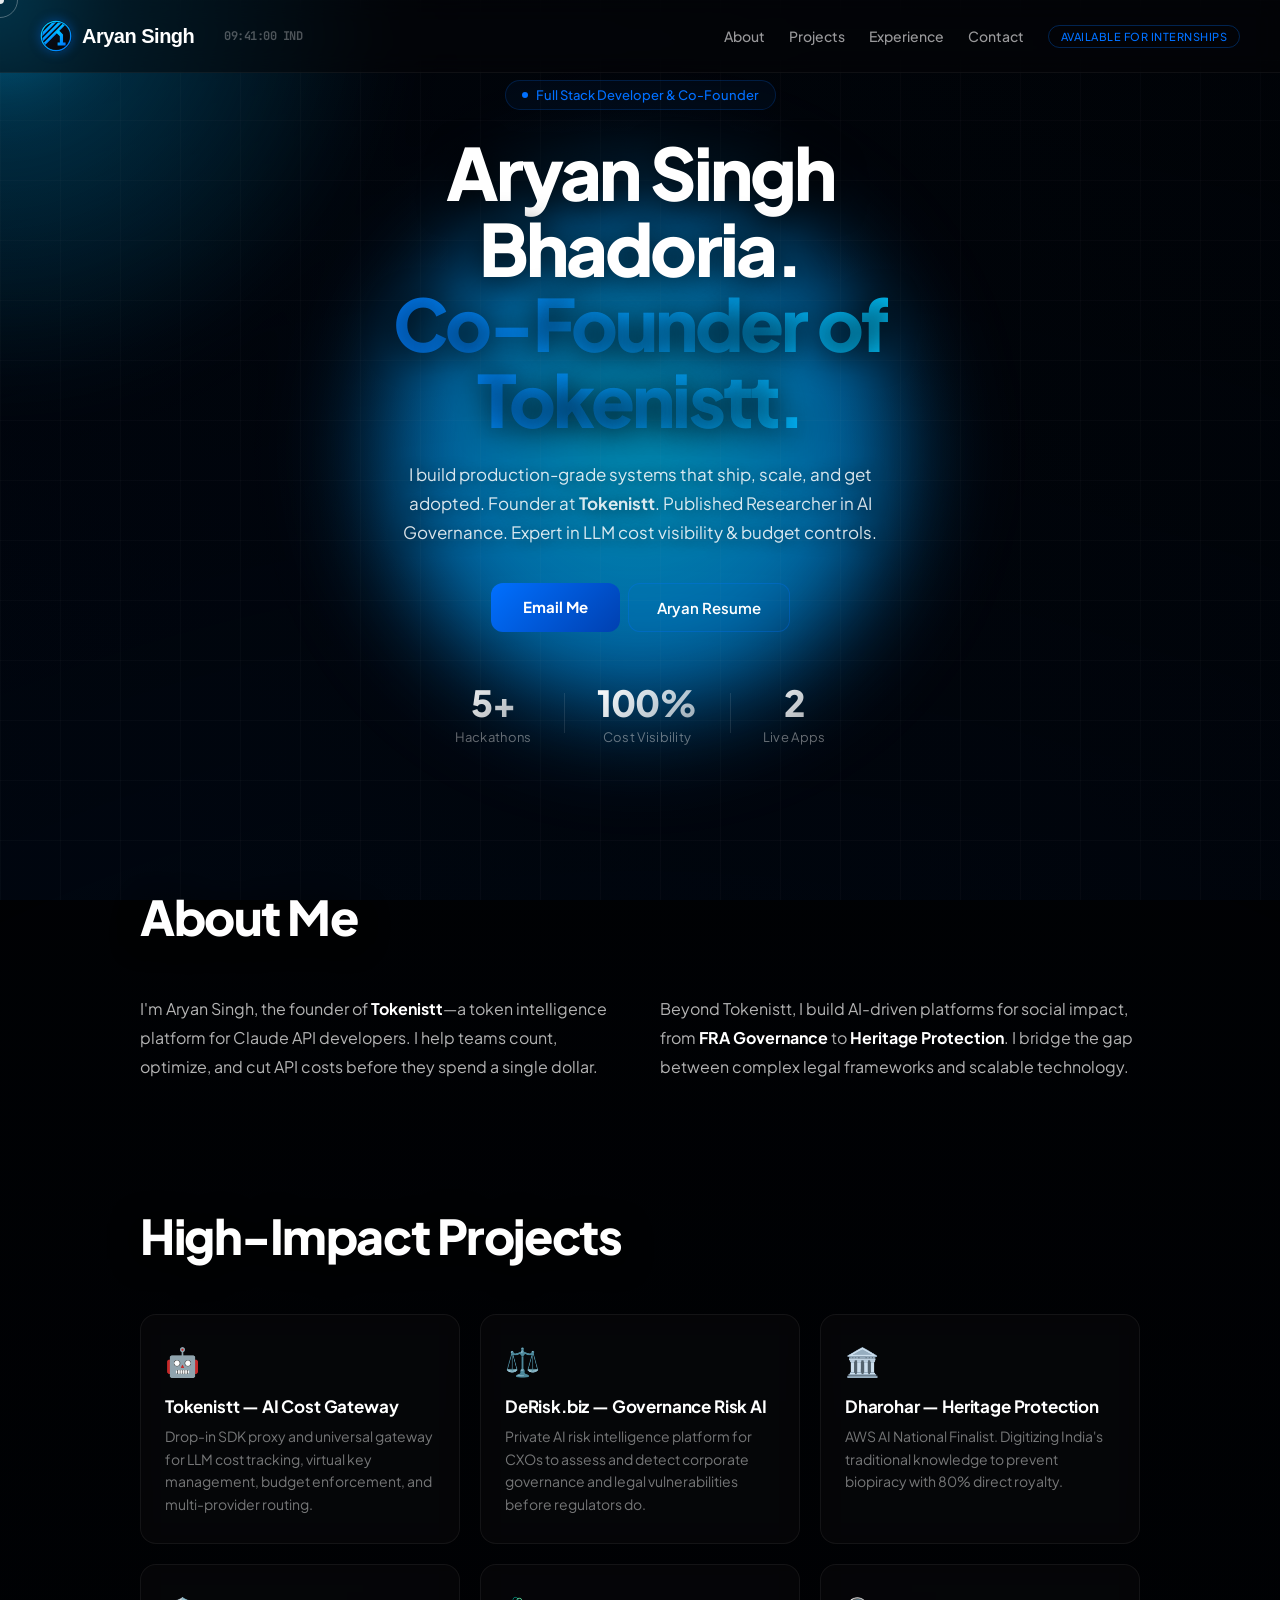
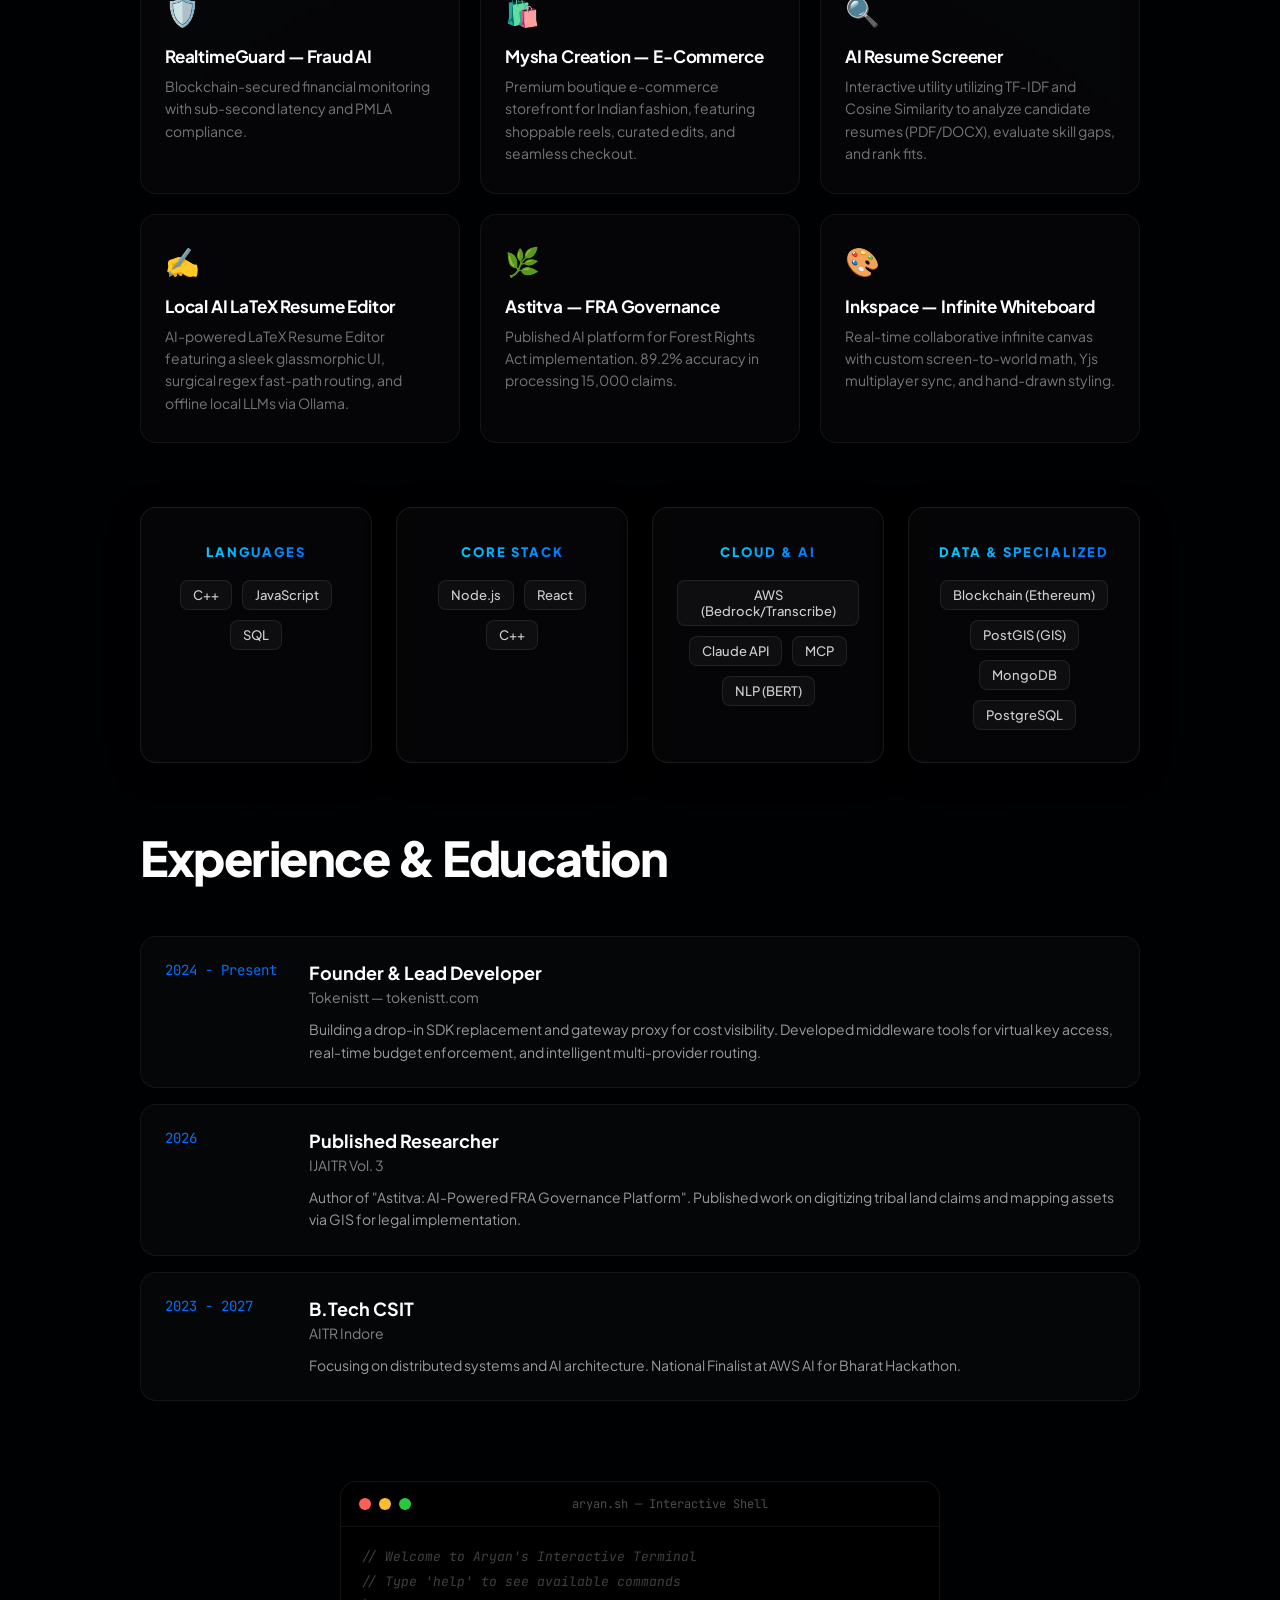
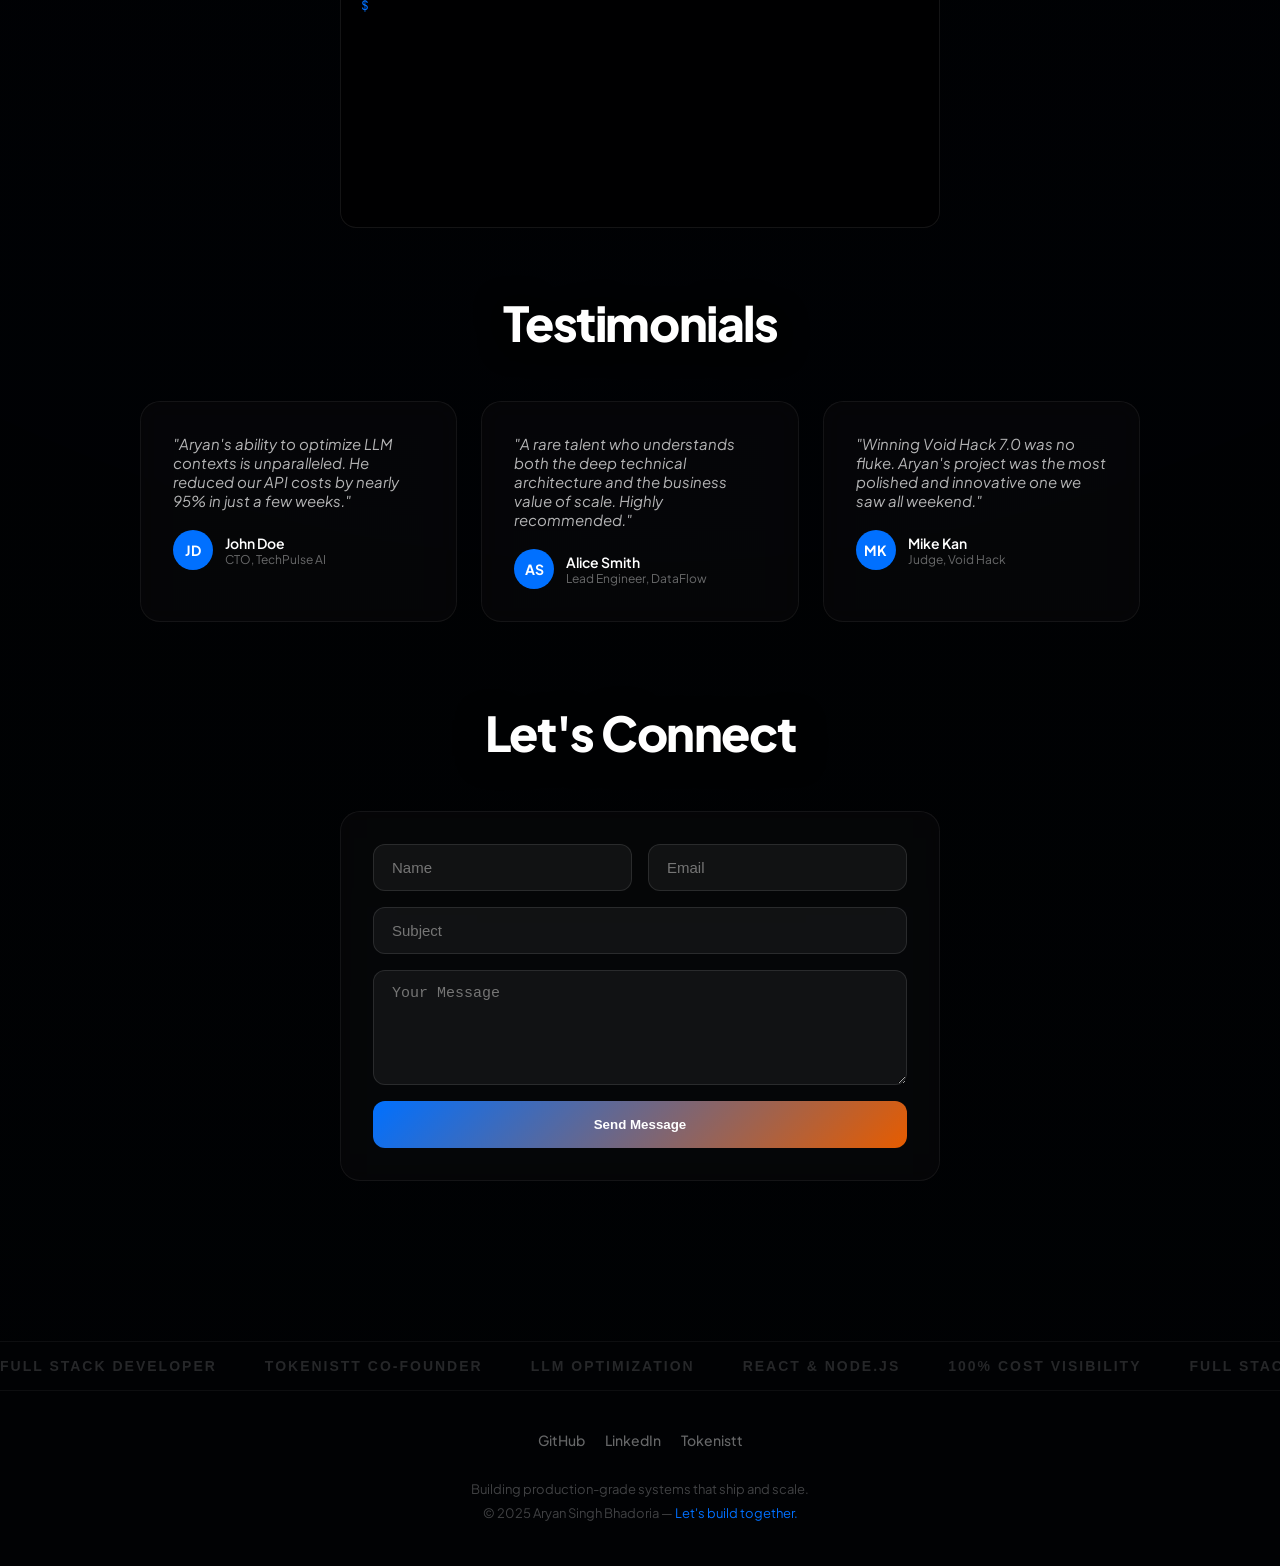
<file: Mythos-Fixed.html>
<!DOCTYPE html>
<html lang="en">

<head>
  <meta charset="UTF-8">
  <meta name="viewport" content="width=device-width, initial-scale=1">
  <title>Aryan Singh Bhadoria — Portfolio</title>
  <meta name="description" content="Portfolio of Aryan Singh Bhadoria. Full Stack Developer & Co-Founder of Tokenistt.">
  <link rel="preconnect" href="https://fonts.googleapis.com">
  <link rel="preconnect" href="https://fonts.gstatic.com" crossorigin>
  <link
    href="https://fonts.googleapis.com/css2?family=Plus+Jakarta+Sans:wght@400;500;600;700;800&family=Inter:wght@300;400;500;600&family=JetBrains+Mono:wght@400;500&display=swap"
    rel="stylesheet">
  <style>
    *,
    *::before,
    *::after {
      box-sizing: border-box;
      margin: 0;
      padding: 0;
    }

    :root {
      --accent: #0070ff;
      --accent2: #00d4ff;
      --bg: #010204;
      --gradient-background-start: rgb(0, 8, 20);
      --gradient-background-end: rgb(0, 4, 10);
      --first-color: 0, 112, 255;
      --second-color: 0, 85, 200;
      --third-color: 0, 212, 255;
      --fourth-color: 0, 40, 120;
      --fifth-color: 0, 150, 255;
      --pointer-color: 0, 180, 255;
      --size: 80%;
      --blending-value: screen;
    }

    body {
      font-family: 'Plus Jakarta Sans', sans-serif;
      color: #fff;
      background-color: var(--bg);
      overflow-x: hidden;
      cursor: none;
    }

    /* Custom Cursor */
    .cursor {
      width: 8px;
      height: 8px;
      background: rgba(255, 255, 255, 0.9);
      border-radius: 50%;
      position: fixed;
      pointer-events: none;
      z-index: 9999;
      transform: translate(-50%, -50%);
      transition: transform 0.05s ease;
    }

    .cursor-ring {
      width: 36px;
      height: 36px;
      border: 1.5px solid rgba(255, 255, 255, 0.3);
      border-radius: 50%;
      position: fixed;
      pointer-events: none;
      z-index: 9998;
      transform: translate(-50%, -50%);
      transition: left 0.12s ease-out, top 0.12s ease-out;
    }

    /* Background Gradient Animation */
    .gradient-bg {
      position: fixed;
      inset: 0;
      overflow: hidden;
      z-index: 0;
      background: linear-gradient(40deg, var(--gradient-background-start), var(--gradient-background-end));
    }

    .gradient-bg svg {
      display: none;
    }

    .gradients-container {
      filter: url(#blurMe) blur(40px);
      width: 100%;
      height: 100%;
    }

    .g-blob {
      position: absolute;
      mix-blend-mode: var(--blending-value);
      width: var(--size);
      height: var(--size);
      top: calc(50% - var(--size)/2);
      left: calc(50% - var(--size)/2);
      opacity: 0.6;
      border-radius: 50%;
    }

    .g1 {
      background: radial-gradient(circle at center, rgba(var(--first-color), 1) 0, rgba(var(--first-color), 0) 50%) no-repeat;
      transform-origin: center center;
      animation: g-first 18s ease-in-out infinite;
    }

    .g2 {
      background: radial-gradient(circle at center, rgba(var(--second-color), 0.8) 0, rgba(var(--second-color), 0) 50%) no-repeat;
      transform-origin: calc(50% - 400px);
      animation: g-second 14s ease-in-out infinite;
    }

    .g3 {
      background: radial-gradient(circle at center, rgba(var(--third-color), 0.8) 0, rgba(var(--third-color), 0) 50%) no-repeat;
      transform-origin: calc(50% + 400px);
      animation: g-third 16s ease-in-out infinite;
    }

    .g4 {
      background: radial-gradient(circle at center, rgba(var(--fourth-color), 0.8) 0, rgba(var(--fourth-color), 0) 50%) no-repeat;
      transform-origin: calc(50% - 200px);
      animation: g-fourth 20s ease-in-out infinite;
      opacity: 0.7;
    }

    .g5 {
      background: radial-gradient(circle at center, rgba(var(--fifth-color), 0.8) 0, rgba(var(--fifth-color), 0) 50%) no-repeat;
      transform-origin: calc(50% - 800px) calc(50% + 800px);
      animation: g-fifth 22s ease-in-out infinite;
    }

    .g-pointer {
      position: absolute;
      background: radial-gradient(circle at center, rgba(var(--pointer-color), 0.8) 0, rgba(var(--pointer-color), 0) 50%) no-repeat;
      mix-blend-mode: var(--blending-value);
      width: 100%;
      height: 100%;
      top: -50%;
      left: -50%;
      opacity: 0.7;
      pointer-events: none;
    }

    @keyframes g-first {

      0%,
      100% {
        transform: translate(0, 0)
      }

      25% {
        transform: translate(-30px, 20px)
      }

      50% {
        transform: translate(20px, -10px)
      }

      75% {
        transform: translate(-10px, 30px)
      }
    }

    @keyframes g-second {

      0%,
      100% {
        transform: rotate(0deg)
      }

      50% {
        transform: rotate(180deg)
      }
    }

    @keyframes g-third {

      0%,
      100% {
        transform: rotate(0deg)
      }

      50% {
        transform: rotate(-180deg)
      }
    }

    @keyframes g-fourth {

      0%,
      100% {
        transform: translate(0, 0) rotate(0deg)
      }

      25% {
        transform: translate(10px, -20px) rotate(90deg)
      }

      50% {
        transform: translate(-15px, 15px) rotate(180deg)
      }

      75% {
        transform: translate(20px, 10px) rotate(270deg)
      }
    }

    @keyframes g-fifth {

      0%,
      100% {
        transform: translate(0, 0) rotate(0deg)
      }

      50% {
        transform: translate(30px, -20px) rotate(180deg)
      }
    }

    /* Grid Background */
    .grid-bg {
      position: fixed;
      inset: 0;
      z-index: 1;
      background-image:
        linear-gradient(rgba(255, 255, 255, 0.03) 1px, transparent 1px),
        linear-gradient(90deg, rgba(255, 255, 255, 0.03) 1px, transparent 1px);
      background-size: 60px 60px;
      pointer-events: none;
    }

    /* Nav */
    nav {
      position: fixed;
      top: 0;
      left: 0;
      right: 0;
      z-index: 100;
      display: flex;
      align-items: center;
      justify-content: space-between;
      padding: 20px 40px;
      backdrop-filter: blur(12px);
      background: rgba(4, 5, 7, 0.5);
      border-bottom: 1px solid rgba(255, 255, 255, 0.05);
    }

    .logo {
      display: flex;
      align-items: center;
      gap: 10px;
      font-family: 'Syne', sans-serif;
      font-weight: 700;
      font-size: 20px;
      letter-spacing: -0.5px;
    }

    .logo-mark {
      width: 32px;
      height: 32px;
      display: flex;
      align-items: center;
      justify-content: center;
      border-radius: 50%;
      box-shadow: 0 0 12px rgba(0, 112, 255, 0.4);
      transition: transform 0.3s ease;
    }

    .logo-mark:hover {
      transform: rotate(15deg) scale(1.1);
    }

    .nav-badge {
      font-size: 11px;
      font-weight: 500;
      padding: 4px 12px;
      border-radius: 999px;
      border: 1px solid rgba(0, 112, 255, 0.3);
      color: var(--accent);
      letter-spacing: 0.5px;
      text-transform: uppercase;
    }

    .nav-links {
      display: flex;
      gap: 24px;
      align-items: center;
    }

    .nav-link {
      color: rgba(255, 255, 255, 0.6);
      text-decoration: none;
      font-size: 14px;
      transition: color 0.2s;
    }

    .nav-link:hover {
      color: var(--accent);
    }

    /* Live Clock */
    .live-clock {
      font-family: 'JetBrains Mono', monospace;
      font-size: 12px;
      color: rgba(255, 255, 255, 0.3);
      margin-left: 20px;
    }

    /* Main Content */
    main {
      position: relative;
      z-index: 10;
      min-height: 100vh;
      display: flex;
      flex-direction: column;
      align-items: center;
      justify-content: center;
      padding: 80px 24px;
      background: radial-gradient(circle at center, transparent 0%, rgba(1, 2, 4, 0.4) 100%);
    }

    h1,
    h2,
    .section-title {
      text-shadow: 0 4px 30px rgba(0, 0, 0, 0.9);
    }

    /* Hero */
    .hero {
      text-align: center;
      max-width: 700px;
    }

    .eyebrow {
      display: inline-flex;
      align-items: center;
      gap: 8px;
      font-size: 13px;
      font-weight: 500;
      color: var(--accent);
      margin-bottom: 24px;
      padding: 6px 16px;
      border-radius: 999px;
      border: 1px solid rgba(0, 112, 255, 0.2);
      background: rgba(0, 112, 255, 0.05);
    }

    .eyebrow-dot {
      width: 6px;
      height: 6px;
      background: var(--accent);
      border-radius: 50%;
      animation: pulse-dot 2s ease-in-out infinite;
    }

    @keyframes pulse-dot {

      0%,
      100% {
        opacity: 1;
        transform: scale(1)
      }

      50% {
        opacity: 0.5;
        transform: scale(0.8)
      }
    }

    h1 {
      font-family: 'Plus Jakarta Sans', sans-serif;
      font-weight: 800;
      font-size: clamp(40px, 6vw, 72px);
      line-height: 1.05;
      letter-spacing: -0.04em;
      margin-bottom: 24px;
    }

    .h1-line1,
    .h1-line2 {
      display: block;
    }

    .h1-line2 {
      background: linear-gradient(90deg, var(--accent), var(--accent2));
      -webkit-background-clip: text;
      -webkit-text-fill-color: transparent;
      background-clip: text;
    }

    .hero-sub {
      font-size: 17px;
      line-height: 1.7;
      color: rgba(255, 255, 255, 0.85);
      max-width: 520px;
      margin: 0 auto 36px;
      text-shadow: 0 2px 15px rgba(0, 0, 0, 0.7);
    }

    .hero-sub strong {
      color: rgba(255, 255, 255, 0.85);
    }

    /* Waitlist Form */
    .waitlist-form {
      margin-bottom: 48px;
    }

    .input-group {
      display: flex;
      gap: 8px;
      max-width: 420px;
      margin: 0 auto;
    }

    .email-input {
      font-family: 'Plus Jakarta Sans', sans-serif;
      font-weight: 600;
      padding: 14px 28px;
      border-radius: 12px;
      border: 1px solid rgba(0, 112, 255, 0.3);
      background: rgba(0, 112, 255, 0.05);
      color: #fff;
      font-size: 15px;
      transition: all 0.2s ease;
      cursor: none;
    }

    .email-input:hover {
      background: rgba(0, 112, 255, 0.1);
      border-color: var(--accent);
      transform: translateY(-1px);
    }

    .email-input:focus {
      border-color: var(--accent);
      box-shadow: 0 0 0 3px rgba(0, 112, 255, 0.15);
    }

    .submit-btn {
      padding: 14px 32px;
      border-radius: 12px;
      border: none;
      background: linear-gradient(135deg, var(--accent), #0040b0);
      color: #fff;
      font-weight: 700;
      font-size: 15px;
      font-family: 'Plus Jakarta Sans', sans-serif;
      cursor: none;
      white-space: nowrap;
      transition: transform 0.15s, box-shadow 0.2s;
    }

    .submit-btn:hover {
      transform: translateY(-1px);
      box-shadow: 0 8px 24px rgba(0, 112, 255, 0.3);
    }

    .form-note {
      font-size: 12px;
      color: rgba(255, 255, 255, 0.3);
      margin-top: 12px;
    }

    /* Stats */
    .stats {
      display: flex;
      align-items: center;
      gap: 32px;
      justify-content: center;
      margin-bottom: 80px;
    }

    .stat {
      text-align: center;
    }

    .stat-num {
      display: block;
      font-family: 'Plus Jakarta Sans', sans-serif;
      font-size: 36px;
      font-weight: 800;
      letter-spacing: -0.02em;
      background: linear-gradient(135deg, #fff, rgba(255, 255, 255, 0.6));
      -webkit-background-clip: text;
      -webkit-text-fill-color: transparent;
    }

    .stat-label {
      font-size: 13px;
      color: rgba(255, 255, 255, 0.4);
      letter-spacing: 0.3px;
    }

    .stat-divider {
      width: 1px;
      height: 40px;
      background: rgba(255, 255, 255, 0.1);
    }

    /* Features */
    .features {
      display: grid;
      grid-template-columns: repeat(auto-fit, minmax(250px, 1fr));
      gap: 20px;
      max-width: 1000px;
      width: 100%;
      margin-bottom: 64px;
    }

    .feature {
      padding: 28px 24px;
      border-radius: 16px;
      border: 1px solid rgba(255, 255, 255, 0.06);
      background: rgba(255, 255, 255, 0.02);
      backdrop-filter: blur(8px);
      transition: border-color 0.3s, transform 0.2s;
    }

    .feature:hover {
      border-color: rgba(0, 112, 255, 0.4);
      transform: translateY(-2px);
    }

    .feature-icon {
      font-size: 28px;
      display: block;
      margin-bottom: 16px;
    }

    .feature-title {
      font-family: 'Plus Jakarta Sans', sans-serif;
      font-weight: 700;
      font-size: 17px;
      letter-spacing: -0.01em;
      margin-bottom: 8px;
    }

    .feature-desc {
      font-size: 14px;
      line-height: 1.6;
      color: rgba(255, 255, 255, 0.45);
    }

    /* Skills Section */
    .skills-grid {
      display: grid;
      grid-template-columns: repeat(auto-fit, minmax(220px, 1fr));
      gap: 24px;
      max-width: 1000px;
      width: 100%;
      margin-bottom: 64px;
    }

    .skill-card {
      padding: 32px 24px;
      border-radius: 16px;
      border: 1px solid rgba(255, 255, 255, 0.08);
      background: rgba(255, 255, 255, 0.02);
      backdrop-filter: blur(12px);
      -webkit-backdrop-filter: blur(12px);
      text-align: center;
      transition: all 0.4s cubic-bezier(0.25, 0.8, 0.25, 1);
      position: relative;
      overflow: hidden;
      box-shadow: 0 8px 32px 0 rgba(0, 0, 0, 0.3);
    }

    /* Subtle radial glow inside card on hover */
    .skill-card::before {
      content: '';
      position: absolute;
      top: 0;
      left: 0;
      width: 100%;
      height: 100%;
      background: radial-gradient(circle at center, rgba(0, 112, 255, 0.15) 0%, transparent 70%);
      opacity: 0;
      transition: opacity 0.4s ease;
      z-index: 0;
      pointer-events: none;
    }

    .skill-card:hover::before {
      opacity: 1;
    }

    .skill-card>* {
      position: relative;
      z-index: 1;
    }

    .skill-card:hover {
      background: rgba(255, 255, 255, 0.04);
      border-color: rgba(0, 112, 255, 0.5);
      transform: translateY(-8px);
      box-shadow: 0 20px 40px rgba(0, 112, 255, 0.15),
        0 0 25px rgba(0, 112, 255, 0.08),
        inset 0 0 15px rgba(0, 112, 255, 0.1);
    }

    .skill-category {
      font-size: 13px;
      text-transform: uppercase;
      letter-spacing: 2px;
      margin-bottom: 20px;
      font-weight: 800;
      background: linear-gradient(135deg, #00d4ff, #0070ff);
      -webkit-background-clip: text;
      -webkit-text-fill-color: transparent;
      background-clip: text;
      display: inline-block;
      transition: all 0.3s ease;
    }

    .skill-card:hover .skill-category {
      background: none;
      -webkit-text-fill-color: #ffffff;
      color: #ffffff;
    }

    .skill-list {
      display: flex;
      flex-wrap: wrap;
      gap: 10px;
      justify-content: center;
    }

    .skill-tag {
      font-size: 13px;
      font-weight: 500;
      color: rgba(255, 255, 255, 0.8);
      background: rgba(255, 255, 255, 0.04);
      border: 1px solid rgba(255, 255, 255, 0.08);
      padding: 6px 12px;
      border-radius: 8px;
      transition: all 0.25s cubic-bezier(0.25, 0.8, 0.25, 1);
      cursor: default;
    }

    .skill-tag:hover {
      background: rgba(0, 112, 255, 0.15);
      border-color: rgba(0, 112, 255, 0.6);
      color: #fff;
      box-shadow: 0 4px 12px rgba(0, 112, 255, 0.25);
      transform: translateY(-2px);
    }

    /* Terminal */
    .terminal {
      max-width: 600px;
      width: 100%;
      border-radius: 16px;
      border: 1px solid rgba(255, 255, 255, 0.08);
      background: rgba(0, 0, 0, 0.6);
      backdrop-filter: blur(16px);
      overflow: hidden;
      margin-bottom: 64px;
    }

    .terminal-bar {
      display: flex;
      align-items: center;
      gap: 8px;
      padding: 14px 18px;
      border-bottom: 1px solid rgba(255, 255, 255, 0.06);
    }

    .t-dot {
      width: 12px;
      height: 12px;
      border-radius: 50%;
    }

    .t-dot-r {
      background: #ff5f57;
    }

    .t-dot-y {
      background: #ffbd2e;
    }

    .t-dot-g {
      background: #28c840;
    }

    .t-title {
      flex: 1;
      text-align: center;
      font-size: 12px;
      color: rgba(255, 255, 255, 0.3);
      font-family: 'JetBrains Mono', monospace;
    }

    .terminal-body {
      padding: 18px 20px;
      font-family: 'JetBrains Mono', monospace;
      font-size: 13px;
      line-height: 1.9;
    }

    .t-line {
      display: flex;
      gap: 8px;
      flex-wrap: wrap;
    }

    .t-prompt {
      color: var(--accent);
    }

    .t-cmd {
      color: rgba(255, 255, 255, 0.75);
    }

    .t-comment {
      color: rgba(255, 255, 255, 0.25);
      font-style: italic;
    }

    .t-info {
      color: var(--accent);
    }

    .t-success {
      color: #28c840;
    }

    .t-cursor {
      display: inline-block;
      width: 8px;
      height: 16px;
      background: var(--accent);
      animation: blink 1s step-end infinite;
      vertical-align: middle;
    }

    @keyframes blink {

      0%,
      100% {
        opacity: 1
      }

      50% {
        opacity: 0
      }
    }

    /* Marquee */
    .marquee-wrap {
      width: 100%;
      overflow: hidden;
      border-top: 1px solid rgba(255, 255, 255, 0.05);
      border-bottom: 1px solid rgba(255, 255, 255, 0.05);
      padding: 16px 0;
      position: relative;
      z-index: 2;
    }

    .marquee-track {
      display: flex;
      gap: 48px;
      white-space: nowrap;
      animation: marquee 30s linear infinite;
      width: max-content;
    }

    .marquee-item {
      font-family: 'Syne', sans-serif;
      font-size: 14px;
      font-weight: 600;
      color: rgba(255, 255, 255, 0.15);
      text-transform: uppercase;
      letter-spacing: 2px;
    }

    @keyframes marquee {
      0% {
        transform: translateX(0)
      }

      100% {
        transform: translateX(-50%)
      }
    }

    /* Footer */
    footer {
      position: relative;
      z-index: 2;
      text-align: center;
      padding: 40px 24px;
      font-size: 13px;
      color: rgba(255, 255, 255, 0.25);
      display: flex;
      flex-direction: column;
      gap: 8px;
    }

    footer span {
      color: var(--accent);
    }

    /* About Section */
    .about-section {
      max-width: 1000px;
      width: 100%;
      padding: 60px 0;
      margin-bottom: 64px;
    }

    .section-title {
      font-family: 'Plus Jakarta Sans', sans-serif;
      font-size: clamp(32px, 5vw, 48px);
      font-weight: 800;
      letter-spacing: -0.03em;
      margin-bottom: 48px;
    }

    .nav-link {
      font-family: 'Plus Jakarta Sans', sans-serif;
      font-weight: 500;
      color: rgba(255, 255, 255, 0.6);
      text-decoration: none;
      font-size: 14px;
      transition: color 0.2s;
    }

    .nav-link:hover {
      color: var(--accent);
    }

    .modal-overlay {
      transition: all 0.2s ease;
    }

    .modal-content {
      transition: transform 0.2s ease;
    }

    .reveal {
      transition: all 0.5s cubic-bezier(0.4, 0, 0.2, 1);
    }

    .about-content {
      display: grid;
      grid-template-columns: 1fr 1fr;
      gap: 40px;
      font-size: 16px;
      line-height: 1.8;
      color: rgba(255, 255, 255, 0.7);
    }

    .about-text strong {
      color: #fff;
    }

    /* Contact Form */
    .contact-section {
      max-width: 600px;
      width: 100%;
      margin-bottom: 80px;
    }

    .contact-form {
      display: flex;
      flex-direction: column;
      gap: 16px;
      background: rgba(255, 255, 255, 0.02);
      padding: 32px;
      border-radius: 20px;
      border: 1px solid rgba(255, 255, 255, 0.06);
      backdrop-filter: blur(10px);
    }

    .form-row {
      display: grid;
      grid-template-columns: 1fr 1fr;
      gap: 16px;
    }

    .form-input,
    .form-textarea {
      width: 100%;
      padding: 14px 18px;
      border-radius: 12px;
      border: 1px solid rgba(255, 255, 255, 0.1);
      background: rgba(255, 255, 255, 0.05);
      color: #fff;
      font-size: 15px;
      outline: none;
      transition: all 0.2s;
    }

    .form-input:focus,
    .form-textarea:focus {
      border-color: var(--accent);
      background: rgba(255, 255, 255, 0.08);
    }

    .send-btn {
      width: 100%;
      padding: 16px;
      border-radius: 12px;
      border: none;
      background: linear-gradient(135deg, var(--accent), #e65c00);
      color: #fff;
      font-weight: 700;
      cursor: pointer;
      transition: all 0.2s;
    }

    .send-btn:hover {
      transform: translateY(-2px);
      box-shadow: 0 10px 20px rgba(0, 112, 255, 0.3);
    }

    /* Experience Section */
    .experience-section {
      max-width: 1000px;
      width: 100%;
      margin-bottom: 64px;
    }

    .exp-item {
      padding: 24px;
      margin-bottom: 16px;
      border-radius: 16px;
      border: 1px solid rgba(255, 255, 255, 0.06);
      background: rgba(255, 255, 255, 0.02);
      display: flex;
      gap: 24px;
      transition: all 0.3s ease;
    }

    .exp-item:hover {
      border-color: rgba(0, 112, 255, 0.3);
      background: rgba(0, 112, 255, 0.03);
    }

    .exp-date {
      font-size: 14px;
      color: var(--accent);
      font-family: 'JetBrains Mono', monospace;
      min-width: 120px;
    }

    .exp-title {
      font-weight: 700;
      font-size: 18px;
      margin-bottom: 4px;
    }

    .exp-company {
      font-size: 14px;
      color: rgba(255, 255, 255, 0.5);
      margin-bottom: 12px;
    }

    .exp-desc {
      font-size: 14px;
      line-height: 1.6;
      color: rgba(255, 255, 255, 0.6);
    }

    /* Interactive Terminal Styling */
    .terminal-body {
      height: 300px;
      overflow-y: auto;
      scrollbar-width: thin;
      scrollbar-color: var(--accent) transparent;
    }

    .terminal-body::-webkit-scrollbar {
      width: 4px;
    }

    .terminal-body::-webkit-scrollbar-thumb {
      background: var(--accent);
      border-radius: 10px;
    }

    .terminal-input-line {
      display: flex;
      align-items: center;
      gap: 8px;
    }

    .terminal-input {
      background: transparent;
      border: none;
      color: #fff;
      font-family: 'JetBrains Mono', monospace;
      font-size: 13px;
      width: 100%;
      outline: none;
    }

    @media (max-width: 768px) {
      .exp-item {
        flex-direction: column;
        gap: 8px;
      }
    }

    /* Testimonials */
    .testimonials-grid {
      display: grid;
      grid-template-columns: repeat(auto-fit, minmax(300px, 1fr));
      gap: 24px;
      max-width: 1000px;
      width: 100%;
      margin-bottom: 80px;
    }

    .testimonial-card {
      padding: 32px;
      border-radius: 20px;
      border: 1px solid rgba(255, 255, 255, 0.06);
      background: rgba(255, 255, 255, 0.02);
      backdrop-filter: blur(12px);
    }

    .t-quote {
      font-size: 15px;
      font-style: italic;
      color: rgba(255, 255, 255, 0.7);
      margin-bottom: 20px;
    }

    .t-author {
      display: flex;
      align-items: center;
      gap: 12px;
    }

    .t-avatar {
      width: 40px;
      height: 40px;
      border-radius: 50%;
      background: var(--accent);
      display: flex;
      align-items: center;
      justify-content: center;
      font-weight: 700;
      font-size: 14px;
    }

    .t-name {
      font-weight: 600;
      font-size: 14px;
    }

    .t-pos {
      font-size: 12px;
      color: rgba(255, 255, 255, 0.4);
    }

    /* Scroll Animations */
    .reveal {
      opacity: 0;
      transform: translateY(30px);
      transition: all 0.8s ease-out;
    }

    .reveal.active {
      opacity: 1;
      transform: translateY(0);
    }

    .footer-link {
      color: rgba(255, 255, 255, 0.4);
      text-decoration: none;
      font-size: 14px;
      transition: all 0.2s ease;
      font-weight: 500;
    }

    .footer-link:hover {
      color: var(--accent);
      transform: translateY(-2px);
    }

    @media (max-width: 768px) {

      .about-content,
      .form-row {
        grid-template-columns: 1fr;
      }
    }

    /* Modals */
    .modal-overlay {
      position: fixed;
      inset: 0;
      background: rgba(0, 0, 0, 0.8);
      backdrop-filter: blur(8px);
      z-index: 1000;
      display: none;
      align-items: center;
      justify-content: center;
      padding: 20px;
    }

    .modal-content {
      background: #0a0c10;
      border: 1px solid rgba(255, 255, 255, 0.1);
      border-radius: 24px;
      max-width: 600px;
      width: 100%;
      padding: 40px;
      position: relative;
      transform: scale(0.9);
      transition: transform 0.3s ease;
    }

    .modal-overlay.active {
      display: flex;
    }

    .modal-overlay.active .modal-content {
      transform: scale(1);
    }

    .modal-close {
      position: absolute;
      top: 20px;
      right: 20px;
      background: rgba(255, 255, 255, 0.05);
      border: none;
      color: #fff;
      width: 32px;
      height: 32px;
      border-radius: 50%;
      cursor: pointer;
    }

    .modal-title {
      font-family: 'Plus Jakarta Sans', sans-serif;
      font-size: 24px;
      font-weight: 700;
      letter-spacing: -0.02em;
      margin-bottom: 16px;
      color: var(--accent);
    }

    .modal-body {
      font-size: 15px;
      line-height: 1.7;
      color: rgba(255, 255, 255, 0.6);
    }

    .modal-links {
      display: flex;
      gap: 12px;
      margin-top: 24px;
    }

    .modal-btn {
      padding: 10px 20px;
      border-radius: 8px;
      text-decoration: none;
      font-size: 14px;
      font-weight: 600;
      transition: all 0.2s ease;
      display: inline-flex;
      align-items: center;
      gap: 8px;
    }

    .modal-btn-primary {
      background: linear-gradient(135deg, var(--accent), #0040b0);
      color: #fff;
    }

    .modal-btn-primary:hover {
      box-shadow: 0 5px 15px rgba(0, 112, 255, 0.3);
      transform: translateY(-1px);
    }

    .modal-btn-secondary {
      border: 1px solid rgba(255, 255, 255, 0.1);
      background: rgba(255, 255, 255, 0.05);
      color: #fff;
    }

    .modal-btn-secondary:hover {
      background: rgba(255, 255, 255, 0.08);
      border-color: rgba(255, 255, 255, 0.2);
      transform: translateY(-1px);
    }

    /* Responsive */
    @media (max-width: 768px) {
      .features {
        grid-template-columns: 1fr;
      }

      nav {
        padding: 16px 20px;
      }

      .stats {
        gap: 20px;
      }

      .input-group {
        flex-direction: column;
      }
    }
  </style>
</head>

<body>
  <div class="cursor" id="cursor"></div>
  <div class="cursor-ring" id="cursorRing"></div>

  <!-- Gradient Background (FIXED: no React setState, uses direct DOM transforms) -->
  <div class="gradient-bg">
    <svg style="display:none">
      <defs>
        <filter id="blurMe">
          <feGaussianBlur in="SourceGraphic" stdDeviation="10" result="blur" />
          <feColorMatrix in="blur" mode="matrix" values="1 0 0 0 0  0 1 0 0 0  0 0 1 0 0  0 0 0 18 -8" result="goo" />
          <feBlend in="SourceGraphic" in2="goo" />
        </filter>
      </defs>
    </svg>
    <div class="gradients-container">
      <div class="g-blob g1"></div>
      <div class="g-blob g2"></div>
      <div class="g-blob g3"></div>
      <div class="g-blob g4"></div>
      <div class="g-blob g5"></div>
      <div class="g-pointer" id="gPointer"></div>
    </div>
  </div>

  <div class="grid-bg"></div>

  <div style="position:relative;z-index:2">
    <nav>
      <div class="logo">
        <div class="logo-mark"><svg class="logo-svg" viewBox="0 0 100 100" width="32" height="32"
            xmlns="http://www.w3.org/2000/svg">
            <defs>
              <linearGradient id="logoGrad2" x1="0%" y1="0%" x2="100%" y2="100%">
                <stop offset="0%" stop-color="#00d4ff" />
                <stop offset="100%" stop-color="#0070ff" />
              </linearGradient>
              <linearGradient id="bgGrad2" x1="0%" y1="0%" x2="100%" y2="100%">
                <stop offset="0%" stop-color="#0c1020" />
                <stop offset="100%" stop-color="#040507" />
              </linearGradient>
              <clipPath id="circleClip2">
                <circle cx="50" cy="50" r="43" />
              </clipPath>
            </defs>
            <circle cx="50" cy="50" r="46" fill="none" stroke="url(#logoGrad2)" stroke-width="4" />
            <g clip-path="url(#circleClip2)">
              <rect width="100" height="100" fill="url(#bgGrad2)" />
              <g transform="rotate(45 50 50)" fill="url(#logoGrad2)">
                <rect x="12" y="-20" width="8" height="140" rx="3" />
                <rect x="25" y="-20" width="8" height="140" rx="3" />
                <rect x="38" y="-20" width="8" height="140" rx="3" />
              </g>
              <polygon points="55,80 80,80 80,70 72,70 72,45 58,31 50,39 62,51 62,70 55,70" fill="url(#logoGrad2)" />
            </g>
          </svg></div>Aryan Singh
        <div id="liveClock" class="live-clock">00:00:00 IND</div>
      </div>
      <div class="nav-links">
        <a href="#about" class="nav-link">About</a>
        <a href="#projects" class="nav-link">Projects</a>
        <a href="#experience" class="nav-link">Experience</a>
        <a href="#contact" class="nav-link">Contact</a>
        <div class="nav-badge">available for internships</div>
      </div>
    </nav>

    <main>
      <div class="hero">
        <div class="eyebrow">
          <span class="eyebrow-dot"></span>Full Stack Developer & Co-Founder
        </div>
        <h1>
          <span class="h1-line1">Aryan Singh Bhadoria.</span>
          <span class="h1-line2">Co-Founder of Tokenistt.</span>
        </h1>
        <p class="hero-sub">
          I build production-grade systems that ship, scale, and get adopted. Founder at <strong>Tokenistt</strong>.
          Published Researcher in AI Governance. Expert in LLM cost visibility & budget controls.
        </p>
        <div class="waitlist-form">
          <div class="input-group" style="justify-content: center; flex-direction: row; flex-wrap: wrap;">
            <a href="mailto:aryanbhadoria100@gmail.com" class="submit-btn"
              style="text-decoration: none; text-align: center;">Email Me</a>
            <a href="Aryan resume.pdf" download class="email-input"
              style="text-decoration: none; text-align: center; display: inline-block;">Aryan Resume</a>
          </div>
        </div>
        <div class="stats">
          <div class="stat"><span class="stat-num">5+</span><span class="stat-label">Hackathons</span></div>
          <div class="stat-divider"></div>
          <div class="stat"><span class="stat-num">100%</span><span class="stat-label">Cost Visibility</span></div>
          <div class="stat-divider"></div>
          <div class="stat"><span class="stat-num">2</span><span class="stat-label">Live Apps</span></div>
        </div>
      </div>

      <div id="about" class="about-section">
        <h2 class="section-title"
          style="font-family:'Plus Jakarta Sans', sans-serif; font-weight:800; letter-spacing:-0.03em;">About Me</h2>
        <div class="about-content">
          <div class="about-text">
            <p>I'm Aryan Singh, the founder of <strong>Tokenistt</strong>—a token intelligence platform for Claude API
              developers. I help teams count, optimize, and cut API costs before they spend a single dollar.</p>
          </div>
          <div class="about-text">
            <p>Beyond Tokenistt, I build AI-driven platforms for social impact, from <strong>FRA Governance</strong> to
              <strong>Heritage Protection</strong>. I bridge the gap between complex legal frameworks and scalable
              technology.
            </p>
          </div>
        </div>
      </div>

      <div id="projects" class="reveal">
        <h2 class="section-title">High-Impact Projects</h2>
        <div class="features">
          <div class="feature project-card" data-project="tokenistt">
            <span class="feature-icon">🤖</span>
            <div class="feature-title">Tokenistt — AI Cost Gateway</div>
            <div class="feature-desc">Drop-in SDK proxy and universal gateway for LLM cost tracking, virtual key
              management, budget enforcement, and multi-provider routing.</div>
          </div>
          <div class="feature project-card" data-project="derisk">
            <span class="feature-icon">⚖️</span>
            <div class="feature-title">DeRisk.biz — Governance Risk AI</div>
            <div class="feature-desc">Private AI risk intelligence platform for CXOs to assess and detect corporate
              governance and legal vulnerabilities before regulators do.</div>
          </div>
          <div class="feature project-card" data-project="dharohar">
            <span class="feature-icon">🏛️</span>
            <div class="feature-title">Dharohar — Heritage Protection</div>
            <div class="feature-desc">AWS AI National Finalist. Digitizing India's traditional knowledge to prevent
              biopiracy with 80% direct royalty.</div>
          </div>
          <div class="feature project-card" data-project="realtimeguard">
            <span class="feature-icon">🛡️</span>
            <div class="feature-title">RealtimeGuard — Fraud AI</div>
            <div class="feature-desc">Blockchain-secured financial monitoring with sub-second latency and PMLA
              compliance.</div>
          </div>
          <div class="feature project-card" data-project="myshacreation">
            <span class="feature-icon">🛍️</span>
            <div class="feature-title">Mysha Creation — E-Commerce</div>
            <div class="feature-desc">Premium boutique e-commerce storefront for Indian fashion, featuring shoppable
              reels, curated edits, and seamless checkout.</div>
          </div>
          <div class="feature project-card" data-project="neuronhire">
            <span class="feature-icon">🔍</span>
            <div class="feature-title">AI Resume Screener</div>
            <div class="feature-desc">Interactive utility utilizing TF-IDF and Cosine Similarity to analyze candidate
              resumes (PDF/DOCX), evaluate skill gaps, and rank fits.</div>
          </div>
          <div class="feature project-card" data-project="resumeeditor">
            <span class="feature-icon">✍️</span>
            <div class="feature-title">Local AI LaTeX Resume Editor</div>
            <div class="feature-desc">AI-powered LaTeX Resume Editor featuring a sleek glassmorphic UI, surgical regex
              fast-path routing, and offline local LLMs via Ollama.</div>
          </div>
          <div class="feature project-card" data-project="astitva">
            <span class="feature-icon">🌿</span>
            <div class="feature-title">Astitva — FRA Governance</div>
            <div class="feature-desc">Published AI platform for Forest Rights Act implementation. 89.2% accuracy in
              processing 15,000 claims.</div>
          </div>
          <div class="feature project-card" data-project="inkspace">
            <span class="feature-icon">🎨</span>
            <div class="feature-title">Inkspace — Infinite Whiteboard</div>
            <div class="feature-desc">Real-time collaborative infinite canvas with custom screen-to-world math, Yjs
              multiplayer sync, and hand-drawn styling.</div>
          </div>
        </div>
      </div>

      <div class="skills-grid">
        <div class="skill-card">
          <div class="skill-category">Languages</div>
          <div class="skill-list">
            <span class="skill-tag">C++</span>
            <span class="skill-tag">JavaScript</span>
            <span class="skill-tag">SQL</span>
          </div>
        </div>
        <div class="skill-card">
          <div class="skill-category">Core Stack</div>
          <div class="skill-list">
            <span class="skill-tag">Node.js</span>
            <span class="skill-tag">React</span>
            <span class="skill-tag">C++</span>
          </div>
        </div>
        <div class="skill-card">
          <div class="skill-category">Cloud & AI</div>
          <div class="skill-list">
            <span class="skill-tag">AWS (Bedrock/Transcribe)</span>
            <span class="skill-tag">Claude API</span>
            <span class="skill-tag">MCP</span>
            <span class="skill-tag">NLP (BERT)</span>
          </div>
        </div>
        <div class="skill-card">
          <div class="skill-category">Data & Specialized</div>
          <div class="skill-list">
            <span class="skill-tag">Blockchain (Ethereum)</span>
            <span class="skill-tag">PostGIS (GIS)</span>
            <span class="skill-tag">MongoDB</span>
            <span class="skill-tag">PostgreSQL</span>
          </div>
        </div>
      </div>

      <div id="experience" class="experience-section">
        <h2 class="section-title">Experience & Education</h2>
        <div class="exp-item">
          <div class="exp-date">2024 - Present</div>
          <div class="exp-content">
            <div class="exp-title">Founder & Lead Developer</div>
            <div class="exp-company">Tokenistt — tokenistt.com</div>
            <div class="exp-desc">Building a drop-in SDK replacement and gateway proxy for cost visibility. Developed
              middleware tools for virtual key access, real-time budget enforcement, and intelligent multi-provider
              routing.</div>
          </div>
        </div>
        <div class="exp-item">
          <div class="exp-date">2026</div>
          <div class="exp-content">
            <div class="exp-title">Published Researcher</div>
            <div class="exp-company">IJAITR Vol. 3</div>
            <div class="exp-desc">Author of "Astitva: AI-Powered FRA Governance Platform". Published work on digitizing
              tribal land claims and mapping assets via GIS for legal implementation.</div>
          </div>
        </div>
        <div class="exp-item">
          <div class="exp-date">2023 - 2027</div>
          <div class="exp-content">
            <div class="exp-title">B.Tech CSIT</div>
            <div class="exp-company">AITR Indore</div>
            <div class="exp-desc">Focusing on distributed systems and AI architecture. National Finalist at AWS AI for
              Bharat Hackathon.</div>
          </div>
        </div>
      </div>

      <div class="terminal reveal">
        <div class="terminal-bar">
          <div class="t-dot t-dot-r"></div>
          <div class="t-dot t-dot-y"></div>
          <div class="t-dot t-dot-g"></div>
          <div class="t-title">aryan.sh — Interactive Shell</div>
        </div>
        <div id="terminalBody" class="terminal-body">
          <div class="t-line"><span class="t-comment">// Welcome to Aryan's Interactive Terminal</span></div>
          <div class="t-line"><span class="t-comment">// Type 'help' to see available commands</span></div>
          <div id="terminalOutput"></div>
          <div class="terminal-input-line">
            <span class="t-prompt">$</span>
            <input type="text" id="terminalInput" class="terminal-input" autofocus spellcheck="false">
          </div>
        </div>
      </div>

      <div class="reveal">
        <h2 class="section-title" style="text-align: center;">Testimonials</h2>
        <div class="testimonials-grid">
          <div class="testimonial-card">
            <div class="t-quote">"Aryan's ability to optimize LLM contexts is unparalleled. He reduced our API costs by
              nearly 95% in just a few weeks."</div>
            <div class="t-author">
              <div class="t-avatar">JD</div>
              <div>
                <div class="t-name">John Doe</div>
                <div class="t-pos">CTO, TechPulse AI</div>
              </div>
            </div>
          </div>
          <div class="testimonial-card">
            <div class="t-quote">"A rare talent who understands both the deep technical architecture and the business
              value of scale. Highly recommended."</div>
            <div class="t-author">
              <div class="t-avatar">AS</div>
              <div>
                <div class="t-name">Alice Smith</div>
                <div class="t-pos">Lead Engineer, DataFlow</div>
              </div>
            </div>
          </div>
          <div class="testimonial-card">
            <div class="t-quote">"Winning Void Hack 7.0 was no fluke. Aryan's project was the most polished and
              innovative one we saw all weekend."</div>
            <div class="t-author">
              <div class="t-avatar">MK</div>
              <div>
                <div class="t-name">Mike Kan</div>
                <div class="t-pos">Judge, Void Hack</div>
              </div>
            </div>
          </div>
        </div>
      </div>

      <div id="contact" class="contact-section reveal">
        <h2 class="section-title" style="text-align: center;">Let's Connect</h2>
        <form class="contact-form" id="contactForm">
          <div class="form-row">
            <input type="text" class="form-input" placeholder="Name" required>
            <input type="email" class="form-input" placeholder="Email" required>
          </div>
          <input type="text" class="form-input" placeholder="Subject" required>
          <textarea class="form-textarea" rows="5" placeholder="Your Message" required></textarea>
          <button type="submit" class="send-btn" id="sendBtn">Send Message</button>
        </form>
        <div id="formSuccess"
          style="display:none; text-align: center; color: var(--accent); margin-top: 16px; font-weight: 600;">
          Message sent successfully! I'll get back to you soon.
        </div>
      </div>
    </main>

    <div class="marquee-wrap">
      <div class="marquee-track">
        <div class="marquee-item">Full Stack Developer</div>
        <div class="marquee-item">Tokenistt Co-Founder</div>
        <div class="marquee-item">LLM Optimization</div>
        <div class="marquee-item">React & Node.js</div>
        <div class="marquee-item">100% Cost Visibility</div>
        <div class="marquee-item">Full Stack Developer</div>
        <div class="marquee-item">Tokenistt Co-Founder</div>
        <div class="marquee-item">LLM Optimization</div>
        <div class="marquee-item">React & Node.js</div>
        <div class="marquee-item">100% Cost Visibility</div>
      </div>
    </div>
  </div>
  </div>

  <footer>
    <div style="margin-bottom: 24px; display: flex; justify-content: center; gap: 20px;">
      <a href="https://github.com/Aryan-theccool" target="_blank" class="footer-link">GitHub</a>
      <a href="https://www.linkedin.com/in/aryan-singh-bhadoria-70086a28a/" target="_blank"
        class="footer-link">LinkedIn</a>
      <a href="https://www.linkedin.com/company/tokenistt" target="_blank" class="footer-link">Tokenistt</a>
    </div>
    <div>Building production-grade systems that ship and scale.</div>
    <div>© 2025 Aryan Singh Bhadoria — <span>Let's build together.</span></div>
  </footer>
  </div>

  <script>
    // === FIXED: Gradient pointer uses direct DOM manipulation instead of React setState ===
    // The original bug: React's setTgX/setTgY were called on every mousemove inside useEffect,
    // causing infinite re-renders. Here we just set transform directly on the DOM element.
    const gPointer = document.getElementById('gPointer');
    const cursor = document.getElementById('cursor');
    const cursorRing = document.getElementById('cursorRing');

    window.addEventListener('mousemove', (e) => {
      // Gradient pointer - direct DOM update, no state loop
      gPointer.style.transform = `translate(${e.clientX}px, ${e.clientY}px)`;

      // Custom cursor
      cursor.style.left = e.clientX + 'px';
      cursor.style.top = e.clientY + 'px';
      cursorRing.style.left = e.clientX + 'px';
      cursorRing.style.top = e.clientY + 'px';
    });

    // === INTERACTIVE TERMINAL LOGIC ===
    const terminalInput = document.getElementById('terminalInput');
    const terminalOutput = document.getElementById('terminalOutput');
    const terminalBody = document.getElementById('terminalBody');

    const commands = {
      help: "Available commands: <span class='t-info'>about</span>, <span class='t-info'>skills</span>, <span class='t-info'>projects</span>, <span class='t-info'>tokenistt</span>, <span class='t-info'>contact</span>, <span class='t-info'>clear</span>",
      about: "Aryan Singh: Founder @ Tokenistt, AI Researcher, and Full Stack Developer.",
      skills: "Stack: AWS, Blockchain (Ethereum), Node.js, React, MongoDB, GIS (PostGIS).",
      projects: "High-Impact: NeuronHire (AI Hiring), Dharohar (AWS AI), Astitva (FRA Governance), RealtimeGuard (Fraud AI), Inkspace (Infinite Canvas).",
      tokenistt: "Status: Live gateway proxy. Features: virtual keys, budget enforcement, multi-provider routing, MCP server integration.",
      contact: "Email: aryanbhadoria100@gmail.com | LinkedIn: /in/aryan-singh-bhadoria-70086a28a | GitHub: @Aryan-theccool",
      clear: "clear"
    };

    terminalInput.addEventListener('keydown', (e) => {
      if (e.key === 'Enter') {
        const input = terminalInput.value.toLowerCase().trim();
        if (input === '') return;

        // Create line for the entered command
        const cmdLine = document.createElement('div');
        cmdLine.className = 't-line';
        cmdLine.innerHTML = `<span class="t-prompt">$</span> <span class="t-cmd">${input}</span>`;
        terminalOutput.appendChild(cmdLine);

        // Process command
        if (input === 'clear') {
          terminalOutput.innerHTML = '';
        } else if (commands[input]) {
          const resLine = document.createElement('div');
          resLine.className = 't-line';
          resLine.innerHTML = `<span class="t-info">▸</span> ${commands[input]}`;
          terminalOutput.appendChild(resLine);
        } else {
          const resLine = document.createElement('div');
          resLine.className = 't-line';
          resLine.innerHTML = `<span class="t-error" style="color:#ff5f57">✘</span> Command not found: ${input}. Type 'help' for options.`;
          terminalOutput.appendChild(resLine);
        }

        terminalInput.value = '';
        terminalBody.scrollTop = terminalBody.scrollHeight;
      }
    });

    // Auto-focus terminal input when clicking anywhere in terminal
    document.querySelector('.terminal').addEventListener('click', () => {
      terminalInput.focus();
    });

    // === SCROLL REVEAL LOGIC ===
    const observerOptions = {
      threshold: 0.1
    };

    const observer = new IntersectionObserver((entries) => {
      entries.forEach(entry => {
        if (entry.isIntersecting) {
          entry.target.classList.add('active');
        }
      });
    }, observerOptions);

    document.querySelectorAll('.reveal, .feature, .skill-card, .exp-item').forEach(el => {
      el.classList.add('reveal');
      observer.observe(el);
    });

    // === CONTACT FORM LOGIC ===
    const contactForm = document.getElementById('contactForm');
    const formSuccess = document.getElementById('formSuccess');
    const sendBtn = document.getElementById('sendBtn');

    contactForm.addEventListener('submit', (e) => {
      e.preventDefault();
      sendBtn.disabled = true;
      sendBtn.innerText = 'Sending...';

      // Mock sending delay
      setTimeout(() => {
        contactForm.style.display = 'none';
        formSuccess.style.display = 'block';
      }, 1500);
    });

    // === LIVE CLOCK LOGIC ===
    function updateClock() {
      const now = new Date();
      const options = { timeZone: 'Asia/Kolkata', hour12: false, hour: '2-digit', minute: '2-digit', second: '2-digit' };
      const timeStr = new Intl.DateTimeFormat('en-GB', options).format(now);
      document.getElementById('liveClock').innerText = `${timeStr} IND`;
    }
    setInterval(updateClock, 1000);
    updateClock();

    // === PROJECT MODAL LOGIC ===
    const projectData = {
      resumeeditor: {
        title: "Local AI LaTeX Resume Editor",
        desc: "A premium, local-first, AI-powered LaTeX Resume Editor featuring a sleek glassmorphic UI and a hybrid execution engine. It integrates FastAPI, Vanilla HTML5/CSS3/JS, and Ollama (local LLMs). Processes simple targeted edits (like adding skills, bolding text) instantly using surgical regex pattern-matching (under a millisecond) and falls back to local LLMs (mistral, phi3:mini) running offline for complex resume rewriting, ATS optimization, summarization, or career tailoring. Features modular version history with undo/reset capability, dual loading mechanisms (.tex upload or raw copy-paste), and name-persistent export.",
        githubUrl: "https://github.com/Aryan-theccool/Resume-editor"
      },
      neuronhire: {
        title: "AI Resume Screener",
        desc: "Recruiter-grade candidate screening application utilizing natural language processing. Processes resume documents (.pdf, .docx) off the client-side, calculates skill compatibility using Cosine Similarity against job descriptions, highlights missing core capabilities, and outputs sorted applicant spreadsheets.",
        liveUrl: "https://screen-screeing.vercel.app/"
      },
      dharohar: {
        title: "Dharohar — Heritage Protection",
        desc: "AWS AI for Bharat Hackathon National Finalist. Digitizing India's traditional knowledge to prevent biopiracy using AWS Transcribe, Bedrock, and an immutable ledger. Direct community royalty system built on smart contracts.",
        liveUrl: "https://frontend-nine-pink-57.vercel.app/"
      },
      astitva: {
        title: "Astitva — FRA Governance",
        desc: "A published AI-powered platform (IJAITR Vol. 3) transforming Forest Rights Act implementation. Features OCR/BERT pipelines for document digitization and GIS mapping for micro-asset tracking. 89.2% accuracy in pilot claims."
      },
      realtimeguard: {
        title: "RealtimeGuard — Fraud Detection",
        desc: "AI fraud detection system with sub-second latency and Ethereum-based immutable audit trails. Implements PMLA compliance monitoring for structuring, CTR, and velocity spikes. Integrates with the SecureFin X payment gateway.",
        liveUrl: "https://securefin-x-realtimeguard.vercel.app/"
      },
      tokenistt: {
        title: "Tokenistt Intelligence",
        desc: "An AI Cost Visibility, Governance, and Budget Control platform. Sits as a drop-in SDK replacement with FinOps-grade cost tracking, virtual key management, budget enforcement, and intelligent multi-provider routing across Anthropic, AWS Bedrock, and Azure OpenAI.",
        liveUrl: "https://tokenistt.com"
      },
      inkspace: {
        title: "Inkspace — Infinite Collaborative Whiteboard",
        desc: "A premium real-time collaborative infinite-canvas whiteboard application. Built with Next.js 14, Tailwind, and Liveblocks managed WebSockets. Features low-latency multiplayer synchronization, custom screen-to-world coordinate mapping mathematics, an optimized freehand canvas draw loop using requestAnimationFrame, and hand-drawn styling utilizing RoughJS. Uses Zustand stores to bypass React's component re-render bottleneck during continuous stroke updates.",
        liveUrl: "https://task-eight-psi-64.vercel.app/",
        githubUrl: "https://github.com/Aryan-theccool/Big-market-/blob/main/README.md"
      },
      derisk: {
        title: "DeRisk.biz — Governance Risk AI",
        desc: "A private enterprise-risk intelligence platform for corporate governance audit automation. Helps boards, CXOs, and directors run structured assessments across legal, operational, and M&A compliance fields to flag high-exposure governance vulnerabilities.",
        liveUrl: "https://derisk-biz.onrender.com/"
      },
      myshacreation: {
        title: "Mysha Creation — Premium Indian Fashion E-Commerce",
        desc: "A complete direct-to-consumer premium Indian apparel store built with Next.js and MongoDB. Integrates shoppable reels, customized product galleries organized by collection/occasion, and secure Razorpay payment workflows.",
        liveUrl: "https://onestoremysha.com"
      }
    };

    const modalOverlay = document.getElementById('modalOverlay');
    const modalTitle = document.getElementById('modalTitle');
    const modalBody = document.getElementById('modalBody');
    const modalLinks = document.getElementById('modalLinks');

    document.querySelectorAll('.project-card').forEach(card => {
      card.addEventListener('click', () => {
        const id = card.getAttribute('data-project');
        const data = projectData[id];
        modalTitle.innerText = data.title;
        modalBody.innerText = data.desc;

        // Populate modal links dynamically
        modalLinks.innerHTML = '';
        if (data.liveUrl) {
          const liveBtn = document.createElement('a');
          liveBtn.href = data.liveUrl;
          liveBtn.target = '_blank';
          liveBtn.className = 'modal-btn modal-btn-primary';
          liveBtn.innerHTML = '🌐 Live Demo';
          modalLinks.appendChild(liveBtn);
        }
        if (data.githubUrl) {
          const gitBtn = document.createElement('a');
          gitBtn.href = data.githubUrl;
          gitBtn.target = '_blank';
          gitBtn.className = 'modal-btn modal-btn-secondary';
          gitBtn.innerHTML = '🐙 GitHub Code';
          modalLinks.appendChild(gitBtn);
        }

        modalOverlay.classList.add('active');
      });
    });

    document.getElementById('modalClose').addEventListener('click', () => {
      modalOverlay.classList.remove('active');
    });

    // Close modal on click outside
    modalOverlay.addEventListener('click', (e) => {
      if (e.target === modalOverlay) modalOverlay.classList.remove('active');
    });

    // === SMOOTH SCROLLING ===
    document.querySelectorAll('a[href^="#"]').forEach(anchor => {
      anchor.addEventListener('click', function (e) {
        e.preventDefault();
        const target = document.querySelector(this.getAttribute('href'));
        if (target) {
          target.scrollIntoView({
            behavior: 'smooth'
          });
        }
      });
    });
  </script>
  <div id="modalOverlay" class="modal-overlay">
    <div class="modal-content">
      <button id="modalClose" class="modal-close">×</button>
      <h2 id="modalTitle" class="modal-title">Project Title</h2>
      <div id="modalBody" class="modal-body">Project details will go here.</div>
      <div id="modalLinks" class="modal-links"></div>
    </div>
  </div>
</body>

</html>
</file>
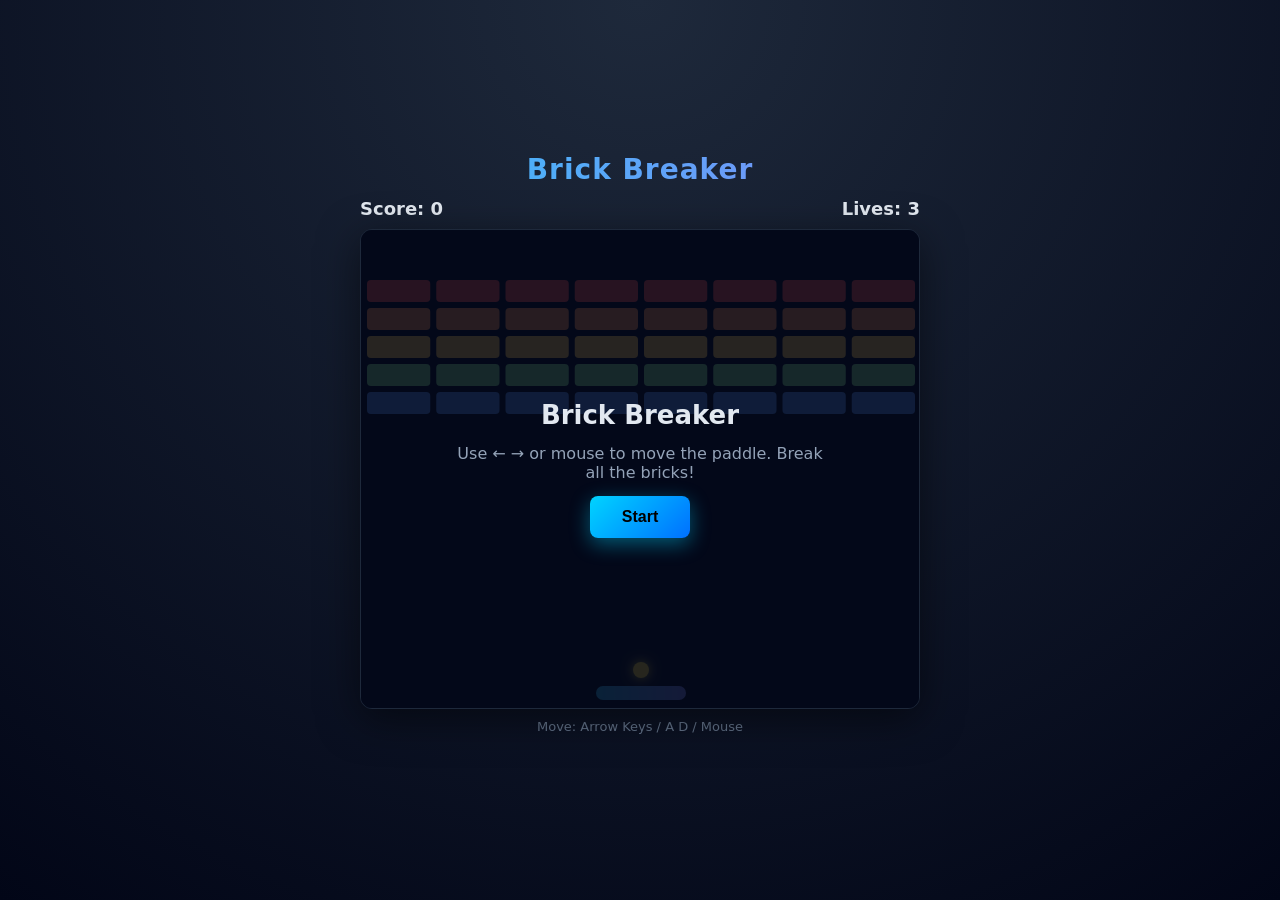
<file: game/index (2).html>
<!DOCTYPE html>
<html lang="en">
<head>
<meta charset="UTF-8" />
<meta name="viewport" content="width=device-width, initial-scale=1.0" />
<title>Brick Breaker</title>
<link rel="stylesheet" href="style.css" />
</head>
<body>
  <div class="wrap">
    <h1>Brick Breaker</h1>
    <div class="hud">
      <div>Score: <span id="score">0</span></div>
      <div>Lives: <span id="lives">3</span></div>
    </div>

    <div class="stage">
      <canvas id="game" width="560" height="480"></canvas>
      <div id="overlay" class="overlay">
        <h2 id="overlayTitle">Brick Breaker</h2>
        <p id="overlayMsg">Use ← → or mouse to move the paddle. Break all the bricks!</p>
        <div id="nameInputContainer" class="name-input-container" style="display: none;">
          <input type="text" id="playerNameInput" class="player-name-input" placeholder="Enter your name" maxlength="20" />
          <button id="submitScoreBtn" class="submit-score-btn">Save Score</button>
        </div>
        <button id="startBtn">Start</button>
      </div>
    </div>
    <p class="hint">Move: Arrow Keys / A D / Mouse</p>
  </div>

  <script src="game.js"></script>
</body>
</html>
</file>
<file: game/style.css>
* {
  box-sizing: border-box;
}

body {
  margin: 0;
  min-height: 100vh;
  display: flex;
  align-items: center;
  justify-content: center;
  background: radial-gradient(circle at top, #1e293b, #020617);
  font-family: "Segoe UI", Roboto, system-ui, sans-serif;
  color: #e2e8f0;
}

.wrap {
  text-align: center;
}

h1 {
  margin: 0 0 12px;
  letter-spacing: 1px;
  font-size: 28px;
  background: linear-gradient(90deg, #38bdf8, #818cf8);
  -webkit-background-clip: text;
  background-clip: text;
  color: transparent;
}

.hud {
  display: flex;
  justify-content: space-between;
  width: 560px;
  margin: 0 auto 10px;
  font-size: 18px;
  font-weight: 600;
}

.stage {
  position: relative;
  width: 560px;
  height: 480px;
  border-radius: 12px;
  overflow: hidden;
  box-shadow: 0 10px 40px rgba(0, 0, 0, 0.5);
  border: 1px solid #1e293b;
}

canvas {
  display: block;
  background: #0f172a;
}

.overlay {
  position: absolute;
  inset: 0;
  background: rgba(2, 6, 23, 0.85);
  display: flex;
  flex-direction: column;
  align-items: center;
  justify-content: center;
  gap: 14px;
  padding: 20px;
  text-align: center;
}

.overlay.hidden {
  display: none;
}

.overlay h2 {
  margin: 0;
  font-size: 26px;
}

.overlay p {
  margin: 0;
  max-width: 380px;
  color: #94a3b8;
}

#startBtn {
  padding: 12px 32px;
  font-size: 16px;
  font-weight: 700;
  border: none;
  border-radius: 8px;
  background: linear-gradient(135deg, #00d4ff, #0070ff);
  color: #000;
  cursor: pointer;
  transition: transform 0.15s ease, box-shadow 0.2s ease;
  box-shadow: 0 6px 20px rgba(0, 212, 255, 0.4);
}

#startBtn:hover {
  transform: translateY(-2px);
  box-shadow: 0 10px 30px rgba(0, 212, 255, 0.6);
}

.hint {
  margin-top: 10px;
  font-size: 13px;
  color: #64748b;
}

.name-input-container {
  display: flex;
  flex-direction: column;
  gap: 10px;
  width: 100%;
}

.player-name-input {
  padding: 10px 14px;
  font-size: 15px;
  border: 1px solid #0ea5e9;
  border-radius: 6px;
  background: rgba(15, 23, 42, 0.8);
  color: #fff;
  font-family: "Segoe UI", Roboto, system-ui, sans-serif;
  outline: none;
  transition: all 0.2s ease;
}

.player-name-input:focus {
  background: rgba(15, 23, 42, 1);
  border-color: #38bdf8;
  box-shadow: 0 0 10px rgba(56, 189, 248, 0.3);
}

.player-name-input::placeholder {
  color: #64748b;
}

.submit-score-btn {
  padding: 10px 28px;
  font-size: 16px;
  font-weight: 600;
  border: none;
  border-radius: 8px;
  background: linear-gradient(135deg, #38bdf8, #818cf8);
  color: #fff;
  cursor: pointer;
  transition: transform 0.15s ease, box-shadow 0.2s ease;
}

.submit-score-btn:hover {
  transform: translateY(-2px);
  box-shadow: 0 4px 12px rgba(56, 189, 248, 0.4);
}
</file>
